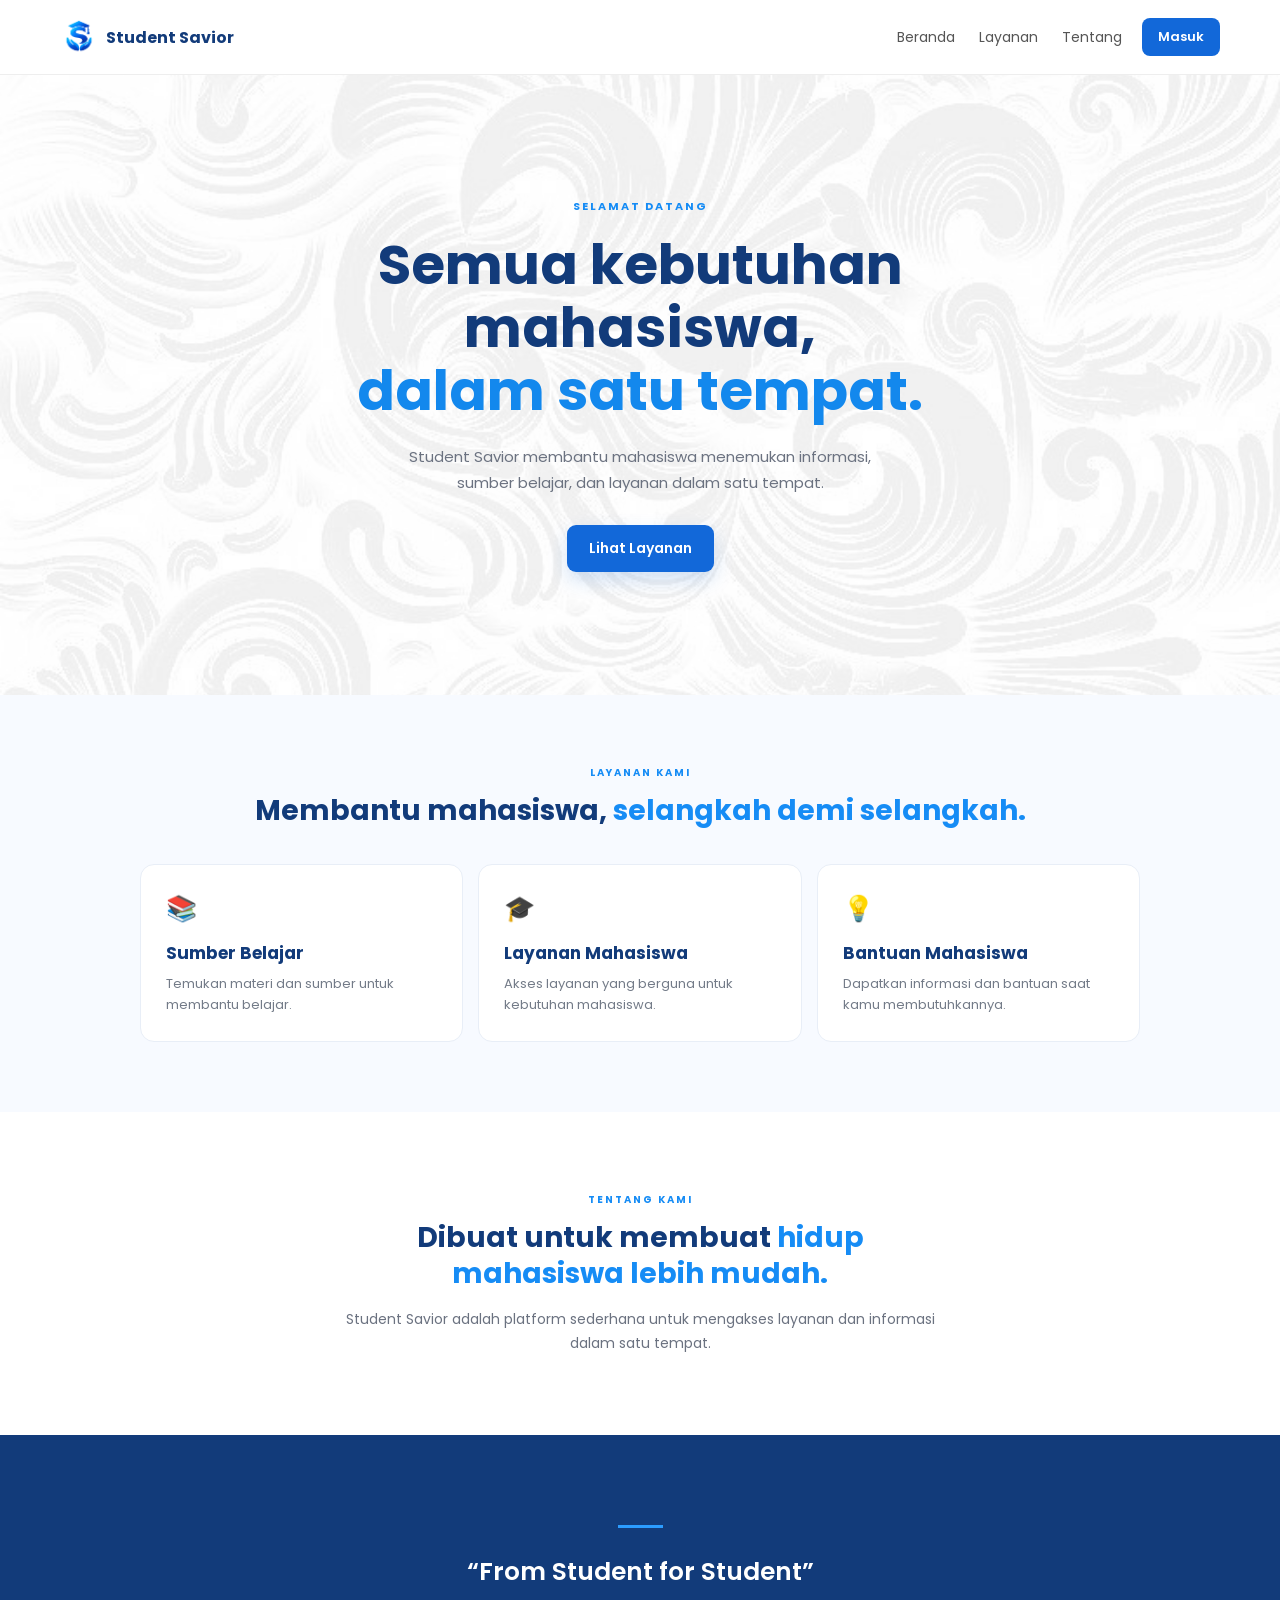
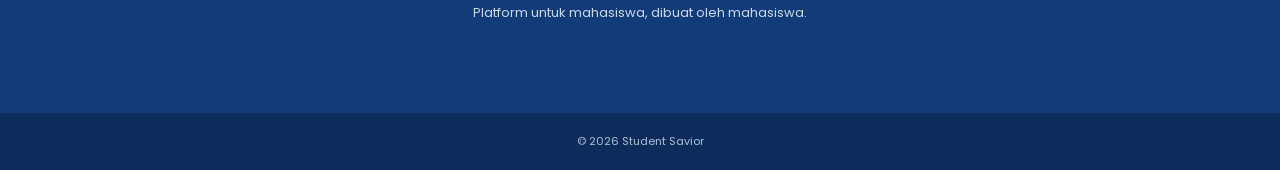
<file: index.html>
<!DOCTYPE html>
<html lang="id">
<head>
    <meta charset="UTF-8">
    <meta name="viewport" content="width=device-width, initial-scale=1.0">

    <title>Student Savior</title>

    <link rel="preconnect" href="https://fonts.googleapis.com">
    <link rel="preconnect" href="https://fonts.gstatic.com" crossorigin>

    <link href="https://fonts.googleapis.com/css2?family=Poppins:wght@400;500;600;700&display=swap" rel="stylesheet">

    <link rel="stylesheet" href="style.css">
</head>

<body>

    <!-- NAVBAR -->
    <header class="navbar">

        <div class="brand">
            <img src="logo.png" alt="Student Savior Logo">
            <span>Student Savior</span>
        </div>

        <button class="menu-btn" aria-label="Buka menu" aria-expanded="false">
            <span></span>
            <span></span>
            <span></span>
        </button>

        <nav id="nav-menu">
            <a href="#home">Beranda</a>
            <a href="#services">Layanan</a>
            <a href="#about">Tentang</a>
            <a href="#" class="login-btn">Masuk</a>
        </nav>

    </header>


    <!-- HERO SECTION -->
    <main id="home">

        <section class="hero">

            <div class="hero-content">

                <p class="small-title">SELAMAT DATANG</p>

                <h1>
                    Semua kebutuhan mahasiswa,
                    <span>dalam satu tempat.</span>
                </h1>

                <p class="description">
                    Student Savior membantu mahasiswa
                    menemukan informasi, sumber belajar,
                    dan layanan dalam satu tempat.
                </p>

                <a href="#services" class="explore-btn">
                    Lihat Layanan
                </a>

            </div>

        </section>


        <!-- SERVICES -->
        <section id="services" class="services">

            <p class="section-label">LAYANAN KAMI</p>

            <h2>
                Membantu mahasiswa,
                <span>selangkah demi selangkah.</span>
            </h2>

            <div class="service-list">

                <div class="service-card">
                    <div class="icon">📚</div>
                    <h3>Sumber Belajar</h3>
                    <p>
                        Temukan materi dan sumber
                        untuk membantu belajar.
                    </p>
                </div>

                <div class="service-card">
                    <div class="icon">🎓</div>
                    <h3>Layanan Mahasiswa</h3>
                    <p>
                        Akses layanan yang berguna
                        untuk kebutuhan mahasiswa.
                    </p>
                </div>

                <div class="service-card">
                    <div class="icon">💡</div>
                    <h3>Bantuan Mahasiswa</h3>
                    <p>
                        Dapatkan informasi dan bantuan
                        saat kamu membutuhkannya.
                    </p>
                </div>

            </div>

        </section>


        <!-- ABOUT -->
        <section id="about" class="about">

            <p class="section-label">TENTANG KAMI</p>

            <h2>
                Dibuat untuk membuat
                <span>hidup mahasiswa lebih mudah.</span>
            </h2>

            <p>
                Student Savior adalah platform sederhana
                untuk mengakses layanan dan informasi
                dalam satu tempat.
            </p>

        </section>


        <!-- QUOTE -->
        <section class="quote">

            <div class="quote-line"></div>

            <h2>
                “From Student for Student”
            </h2>

            <p>
                Platform untuk mahasiswa,
                dibuat oleh mahasiswa.
            </p>

        </section>

    </main>


    <!-- FOOTER -->
    <footer>

        <p>© 2026 Student Savior</p>

    </footer>

    <script>
        const menuBtn = document.querySelector('.menu-btn');
        const navMenu = document.querySelector('#nav-menu');

        menuBtn.addEventListener('click', () => {
            const isOpen = navMenu.classList.toggle('show');
            menuBtn.setAttribute('aria-expanded', isOpen);
        });

        navMenu.querySelectorAll('a').forEach(link => {
            link.addEventListener('click', () => {
                navMenu.classList.remove('show');
                menuBtn.setAttribute('aria-expanded', 'false');
            });
        });
    </script>

</body>
</html>
</file>
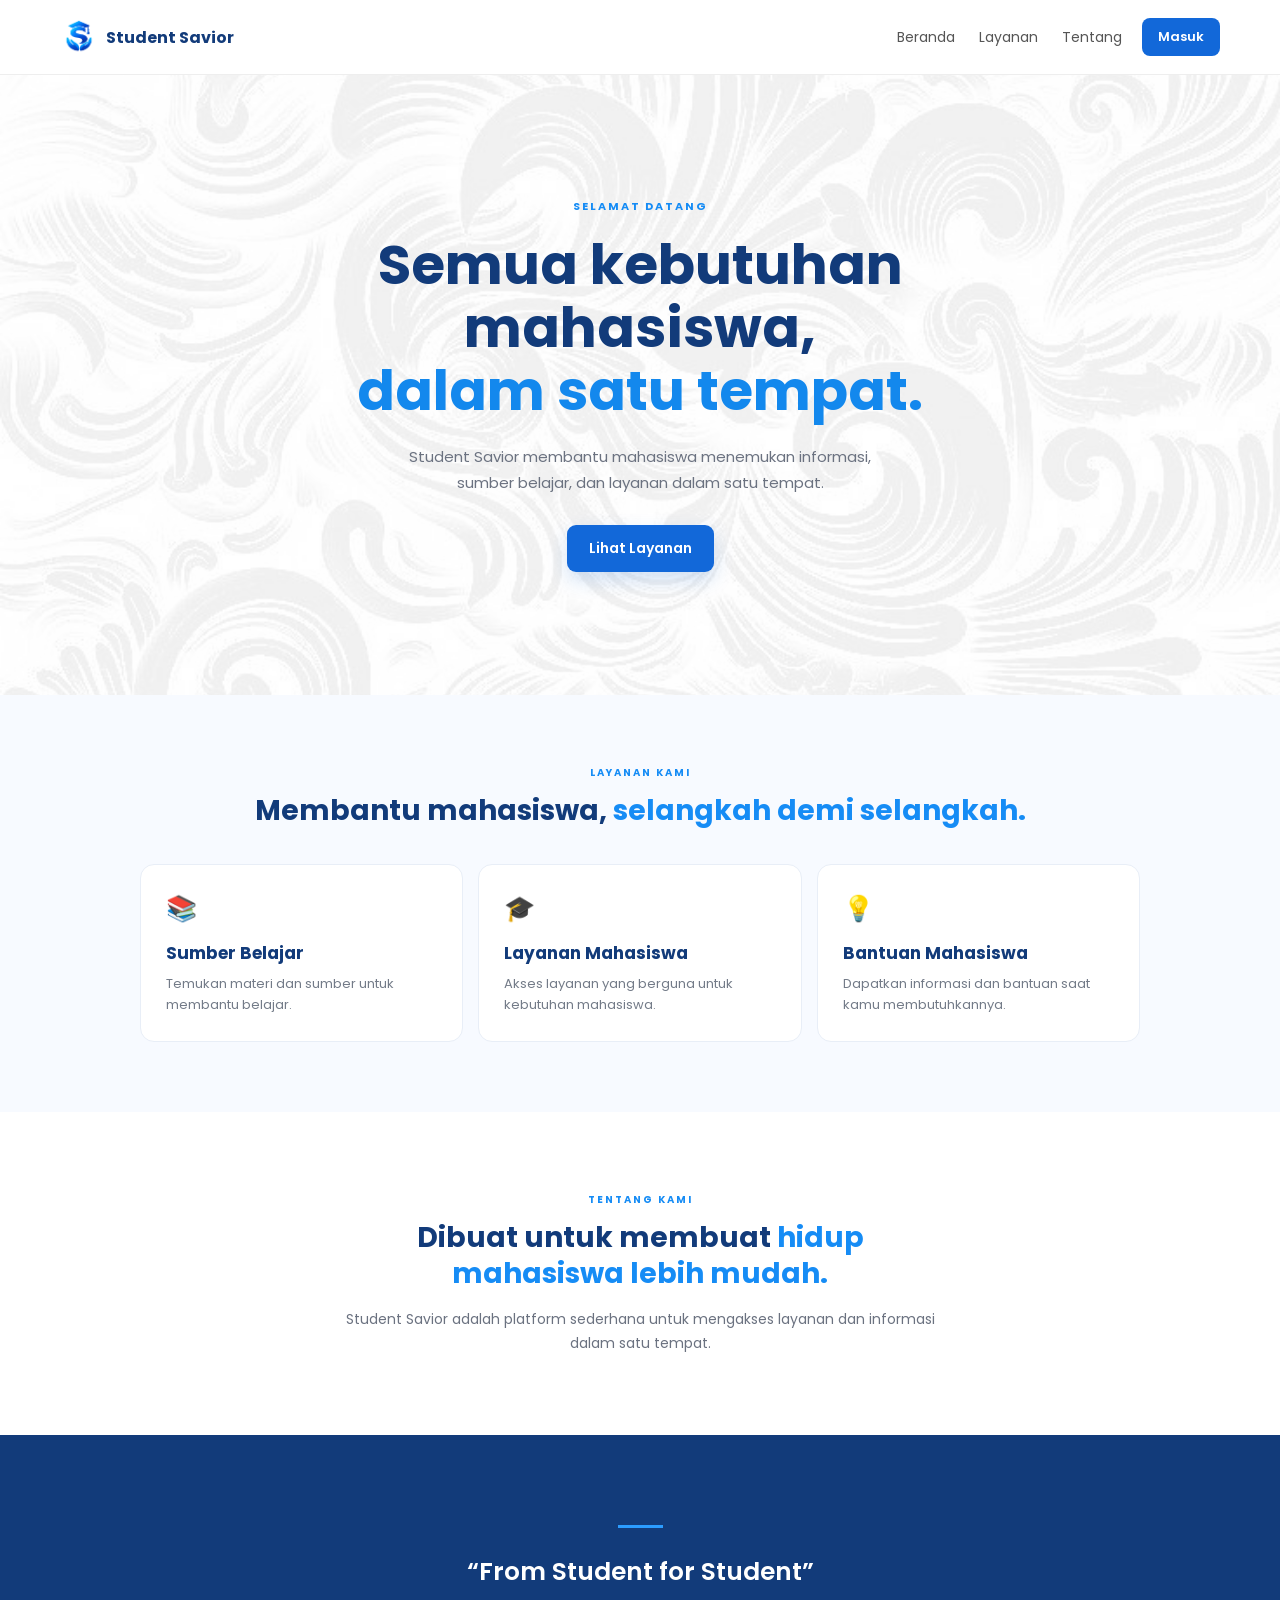
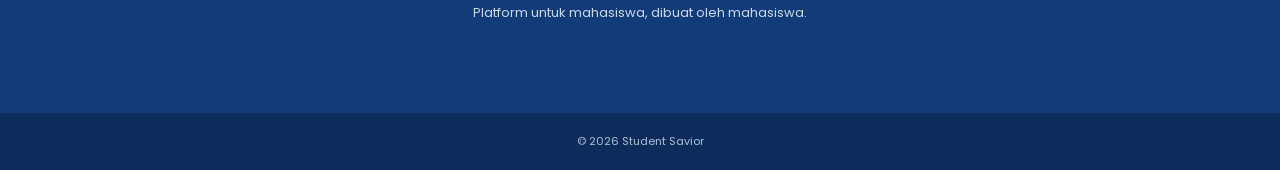
<file: index-indonesia-burger.html>
<!DOCTYPE html>
<html lang="id">
<head>
    <meta charset="UTF-8">
    <meta name="viewport" content="width=device-width, initial-scale=1.0">

    <title>Student Savior</title>

    <link rel="preconnect" href="https://fonts.googleapis.com">
    <link rel="preconnect" href="https://fonts.gstatic.com" crossorigin>

    <link href="https://fonts.googleapis.com/css2?family=Poppins:wght@400;500;600;700&display=swap" rel="stylesheet">

    <link rel="stylesheet" href="style-responsive-indonesia.css">
</head>

<body>

    <!-- NAVBAR -->
    <header class="navbar">

        <div class="brand">
            <img src="logo.png" alt="Student Savior Logo">
            <span>Student Savior</span>
        </div>

        <button class="menu-btn" aria-label="Buka menu" aria-expanded="false">
            <span></span>
            <span></span>
            <span></span>
        </button>

        <nav id="nav-menu">
            <a href="#home">Beranda</a>
            <a href="#services">Layanan</a>
            <a href="#about">Tentang</a>
            <a href="#" class="login-btn">Masuk</a>
        </nav>

    </header>


    <!-- HERO SECTION -->
    <main id="home">

        <section class="hero">

            <div class="hero-content">

                <p class="small-title">SELAMAT DATANG</p>

                <h1>
                    Semua kebutuhan mahasiswa,
                    <span>dalam satu tempat.</span>
                </h1>

                <p class="description">
                    Student Savior membantu mahasiswa
                    menemukan informasi, sumber belajar,
                    dan layanan dalam satu tempat.
                </p>

                <a href="#services" class="explore-btn">
                    Lihat Layanan
                </a>

            </div>

        </section>


        <!-- SERVICES -->
        <section id="services" class="services">

            <p class="section-label">LAYANAN KAMI</p>

            <h2>
                Membantu mahasiswa,
                <span>selangkah demi selangkah.</span>
            </h2>

            <div class="service-list">

                <div class="service-card">
                    <div class="icon">📚</div>
                    <h3>Sumber Belajar</h3>
                    <p>
                        Temukan materi dan sumber
                        untuk membantu belajar.
                    </p>
                </div>

                <div class="service-card">
                    <div class="icon">🎓</div>
                    <h3>Layanan Mahasiswa</h3>
                    <p>
                        Akses layanan yang berguna
                        untuk kebutuhan mahasiswa.
                    </p>
                </div>

                <div class="service-card">
                    <div class="icon">💡</div>
                    <h3>Bantuan Mahasiswa</h3>
                    <p>
                        Dapatkan informasi dan bantuan
                        saat kamu membutuhkannya.
                    </p>
                </div>

            </div>

        </section>


        <!-- ABOUT -->
        <section id="about" class="about">

            <p class="section-label">TENTANG KAMI</p>

            <h2>
                Dibuat untuk membuat
                <span>hidup mahasiswa lebih mudah.</span>
            </h2>

            <p>
                Student Savior adalah platform sederhana
                untuk mengakses layanan dan informasi
                dalam satu tempat.
            </p>

        </section>


        <!-- QUOTE -->
        <section class="quote">

            <div class="quote-line"></div>

            <h2>
                “From Student for Student”
            </h2>

            <p>
                Platform untuk mahasiswa,
                dibuat oleh mahasiswa.
            </p>

        </section>

    </main>


    <!-- FOOTER -->
    <footer>

        <p>© 2026 Student Savior</p>

    </footer>

    <script>
        const menuBtn = document.querySelector('.menu-btn');
        const navMenu = document.querySelector('#nav-menu');

        menuBtn.addEventListener('click', () => {
            const isOpen = navMenu.classList.toggle('show');
            menuBtn.setAttribute('aria-expanded', isOpen);
        });

        navMenu.querySelectorAll('a').forEach(link => {
            link.addEventListener('click', () => {
                navMenu.classList.remove('show');
                menuBtn.setAttribute('aria-expanded', 'false');
            });
        });
    </script>

</body>
</html>
</file>
<file: style.css>
/* =========================
   BASIC
========================= */

* {
    margin: 0;
    padding: 0;
    box-sizing: border-box;
}

html {
    scroll-behavior: smooth;
}

body {
    font-family: 'Poppins', sans-serif;
    background: #ffffff;
    color: #123b7a;
}


/* =========================
   NAVBAR
========================= */

/* HAMBURGER MENU */
.menu-btn {
    display: none;
    border: none;
    background: transparent;
    cursor: pointer;
    padding: 6px;
}

.menu-btn span {
    display: block;
    width: 24px;
    height: 2px;
    background: #123b7a;
    margin: 5px 0;
    border-radius: 2px;
}



.navbar {
    width: 100%;
    height: 75px;

    display: flex;
    align-items: center;

    padding: 0 20px;

    border-bottom: 1px solid #eeeeee;

    background: white;

    position: sticky;
    top: 0;
    z-index: 100;
}


/* LOGO */

.brand {
    display: flex;
    align-items: center;

    gap: 8px;

    flex: 1;
}

.brand img {
    width: 38px;
    height: 38px;

    object-fit: contain;
}

.brand span {
    font-size: 15px;
    font-weight: 700;

    color: #123b7a;

    white-space: nowrap;
}


/* NAVIGATION */

nav {
    display: none;
}

nav a {
    text-decoration: none;

    color: #555;

    font-size: 14px;

    margin: 0 12px;

    transition: 0.3s;
}

nav a:hover {
    color: #087ff5;
}


/* LOGIN */

.login-btn {
    text-decoration: none;

    background: #1268d9;

    color: white;

    padding: 9px 16px;

    border-radius: 8px;

    font-size: 13px;
    font-weight: 600;

    transition: 0.3s;
}

.login-btn:hover {
    background: #0c54b5;
}


/* =========================
   HERO
========================= */

.hero {
    min-height: 620px;

    display: flex;
    align-items: center;
    justify-content: center;

    text-align: center;

    padding: 70px 25px;

    /* BACKGROUND FOTO */
    background-image: url("background.jpg");
    background-size: cover;
    background-position: center;
    background-repeat: no-repeat;

    /* Untuk overlay */
    position: relative;
}

/* Overlay putih agar tulisan tetap mudah dibaca */
.hero::before {
    content: "";

    position: absolute;
    inset: 0;

    background: rgba(255, 255, 255, 0.70);
}

/* Konten berada di atas background */
.hero-content {
    max-width: 650px;

    position: relative;
    z-index: 1;
}


/* SMALL TITLE */

.small-title {
    font-size: 11px;

    letter-spacing: 2px;

    font-weight: 700;

    color: #168cf5;

    margin-bottom: 18px;
}


/* MAIN TITLE */

.hero h1 {
    font-size: 40px;

    line-height: 1.15;

    color: #123b7a;

    margin-bottom: 22px;
}

.hero h1 span {
    display: block;

    color: #1388ed;
}


/* DESCRIPTION */

.description {
    color: #6b7280;

    font-size: 15px;

    line-height: 1.7;

    max-width: 520px;

    margin: auto;

    margin-bottom: 30px;
}


/* BUTTON */

.explore-btn {
    display: inline-block;

    text-decoration: none;

    background: #1268d9;

    color: white;

    padding: 13px 22px;

    border-radius: 9px;

    font-size: 14px;

    font-weight: 600;

    box-shadow: 0 8px 20px rgba(18, 104, 217, 0.18);

    transition: 0.3s;
}

.explore-btn:hover {
    transform: translateY(-2px);

    background: #0c54b5;
}


/* =========================
   SERVICES
========================= */

.services {
    background: #f7faff;

    padding: 70px 25px;

    text-align: center;
}

.section-label {
    font-size: 10px;

    letter-spacing: 2px;

    font-weight: bold;

    color: #168cf5;

    margin-bottom: 12px;
}

.services h2,
.about h2 {
    font-size: 28px;

    line-height: 1.3;

    color: #123b7a;

    margin-bottom: 35px;
}

.services h2 span,
.about h2 span {
    color: #168cf5;
}


/* SERVICE CARD */

.service-list {
    display: flex;

    flex-direction: column;

    gap: 15px;

    max-width: 500px;

    margin: auto;
}

.service-card {
    background: white;

    padding: 25px;

    border-radius: 14px;

    text-align: left;

    border: 1px solid #e8eef7;

    transition: 0.3s;
}

.service-card:hover {
    transform: translateY(-3px);

    box-shadow: 0 10px 25px rgba(0, 60, 130, 0.08);
}

.icon {
    font-size: 25px;

    margin-bottom: 12px;
}

.service-card h3 {
    font-size: 17px;

    color: #123b7a;

    margin-bottom: 8px;
}

.service-card p {
    font-size: 13px;

    line-height: 1.6;

    color: #737b88;
}


/* =========================
   ABOUT
========================= */

.about {
    padding: 80px 30px;

    text-align: center;

    max-width: 650px;

    margin: auto;
}

.about h2 {
    margin-bottom: 15px;
}

.about > p:last-child {
    color: #6b7280;

    font-size: 14px;

    line-height: 1.7;
}


/* =========================
   QUOTE
========================= */

.quote {
    padding: 90px 25px;

    text-align: center;

    background: #123b7a;

    color: white;
}

.quote-line {
    width: 45px;
    height: 3px;

    background: #2b9cff;

    margin: 0 auto 25px;
}

.quote h2 {
    font-size: 25px;

    font-weight: 600;

    margin-bottom: 12px;
}

.quote p {
    font-size: 13px;

    color: #cbd9ec;
}


/* =========================
   FOOTER
========================= */

footer {
    text-align: center;

    padding: 20px;

    background: #0c2d5c;

    color: #aebfd7;

    font-size: 11px;
}


/* =========================
   DESKTOP
========================= */

@media (min-width: 768px) {

    .navbar {
        padding: 0 60px;
    }


    .menu-btn {
        display: none;
    }

    nav {
        display: flex;
        align-items: center;
    }

    nav .login-btn {
        display: inline-block;
        margin-left: 8px;
        margin-right: 0;
    }


    .brand span {
        font-size: 16px;
    }

    .hero h1 {
        font-size: 55px;
    }

    .service-list {
        flex-direction: row;

        max-width: 1000px;
    }

    .service-card {
        flex: 1;
    }

}

/* =========================
   MOBILE
========================= */

@media (max-width: 767px) {

    .navbar {
        height: 68px;
        padding: 0 16px;
    }

    .menu-btn {
        display: block;
    }

    nav {
        display: none;
        position: absolute;
        top: 68px;
        left: 16px;
        right: 16px;
        background: white;
        padding: 10px 0;
        border: 1px solid #eeeeee;
        border-radius: 10px;
        box-shadow: 0 8px 20px rgba(0, 0, 0, 0.08);
    }

    nav.show {
        display: flex;
        flex-direction: column;
    }

    nav a {
        display: block;
        margin: 0;
        padding: 11px 18px;
        font-size: 14px;
    }

    nav .login-btn {
        display: block;
        margin: 6px 12px;
        text-align: center;
    }


    .brand img {
        width: 34px;
        height: 34px;
    }

    .brand span {
        font-size: 14px;
    }

    .hero {
        min-height: 600px;
        padding: 60px 20px;

        background-position: center;
    }

    .hero h1 {
        font-size: clamp(32px, 9vw, 42px);
    }

    .description {
        font-size: 14px;
        line-height: 1.6;
    }

    .explore-btn {
        padding: 12px 20px;
    }

    .service-card {
        padding: 21px;
    }

    .quote h2 {
        font-size: clamp(21px, 6vw, 26px);
    }
}

/* ===== HAMBURGER FINAL ===== */
@media (max-width: 767px) {
    .menu-btn {
        display: flex !important;
        flex-direction: column;
        justify-content: center;
        align-items: center;
        width: 42px;
        height: 42px;
        border: 0;
        background: transparent;
        cursor: pointer;
        padding: 5px;
        margin-left: auto;
        z-index: 1002;
    }

    .menu-btn span {
        display: block;
        width: 24px;
        height: 3px;
        margin: 3px 0;
        background: #123b7a;
        border-radius: 3px;
    }

    .navbar nav {
        display: none !important;
    }

    .navbar nav.show {
        display: flex !important;
        position: absolute;
        top: 68px;
        left: 16px;
        right: 16px;
        flex-direction: column;
        background: #fff;
        border: 1px solid #eeeeee;
        border-radius: 10px;
        padding: 8px 0;
        box-shadow: 0 8px 20px rgba(0,0,0,.08);
    }
}

@media (min-width: 768px) {
    .menu-btn { display: none !important; }
    .navbar nav { display: flex !important; align-items: center; }
}
</file>
<file: style-responsive-indonesia.css>
/* =========================
   BASIC
========================= */

* {
    margin: 0;
    padding: 0;
    box-sizing: border-box;
}

html {
    scroll-behavior: smooth;
}

body {
    font-family: 'Poppins', sans-serif;
    background: #ffffff;
    color: #123b7a;
}


/* =========================
   NAVBAR
========================= */

/* HAMBURGER MENU */
.menu-btn {
    display: none;
    border: none;
    background: transparent;
    cursor: pointer;
    padding: 6px;
}

.menu-btn span {
    display: block;
    width: 24px;
    height: 2px;
    background: #123b7a;
    margin: 5px 0;
    border-radius: 2px;
}



.navbar {
    width: 100%;
    height: 75px;

    display: flex;
    align-items: center;

    padding: 0 20px;

    border-bottom: 1px solid #eeeeee;

    background: white;

    position: sticky;
    top: 0;
    z-index: 100;
}


/* LOGO */

.brand {
    display: flex;
    align-items: center;

    gap: 8px;

    flex: 1;
}

.brand img {
    width: 38px;
    height: 38px;

    object-fit: contain;
}

.brand span {
    font-size: 15px;
    font-weight: 700;

    color: #123b7a;

    white-space: nowrap;
}


/* NAVIGATION */

nav {
    display: none;
}

nav a {
    text-decoration: none;

    color: #555;

    font-size: 14px;

    margin: 0 12px;

    transition: 0.3s;
}

nav a:hover {
    color: #087ff5;
}


/* LOGIN */

.login-btn {
    text-decoration: none;

    background: #1268d9;

    color: white;

    padding: 9px 16px;

    border-radius: 8px;

    font-size: 13px;
    font-weight: 600;

    transition: 0.3s;
}

.login-btn:hover {
    background: #0c54b5;
}


/* =========================
   HERO
========================= */

.hero {
    min-height: 620px;

    display: flex;
    align-items: center;
    justify-content: center;

    text-align: center;

    padding: 70px 25px;

    /* BACKGROUND FOTO */
    background-image: url("background.jpg");
    background-size: cover;
    background-position: center;
    background-repeat: no-repeat;

    /* Untuk overlay */
    position: relative;
}

/* Overlay putih agar tulisan tetap mudah dibaca */
.hero::before {
    content: "";

    position: absolute;
    inset: 0;

    background: rgba(255, 255, 255, 0.70);
}

/* Konten berada di atas background */
.hero-content {
    max-width: 650px;

    position: relative;
    z-index: 1;
}


/* SMALL TITLE */

.small-title {
    font-size: 11px;

    letter-spacing: 2px;

    font-weight: 700;

    color: #168cf5;

    margin-bottom: 18px;
}


/* MAIN TITLE */

.hero h1 {
    font-size: 40px;

    line-height: 1.15;

    color: #123b7a;

    margin-bottom: 22px;
}

.hero h1 span {
    display: block;

    color: #1388ed;
}


/* DESCRIPTION */

.description {
    color: #6b7280;

    font-size: 15px;

    line-height: 1.7;

    max-width: 520px;

    margin: auto;

    margin-bottom: 30px;
}


/* BUTTON */

.explore-btn {
    display: inline-block;

    text-decoration: none;

    background: #1268d9;

    color: white;

    padding: 13px 22px;

    border-radius: 9px;

    font-size: 14px;

    font-weight: 600;

    box-shadow: 0 8px 20px rgba(18, 104, 217, 0.18);

    transition: 0.3s;
}

.explore-btn:hover {
    transform: translateY(-2px);

    background: #0c54b5;
}


/* =========================
   SERVICES
========================= */

.services {
    background: #f7faff;

    padding: 70px 25px;

    text-align: center;
}

.section-label {
    font-size: 10px;

    letter-spacing: 2px;

    font-weight: bold;

    color: #168cf5;

    margin-bottom: 12px;
}

.services h2,
.about h2 {
    font-size: 28px;

    line-height: 1.3;

    color: #123b7a;

    margin-bottom: 35px;
}

.services h2 span,
.about h2 span {
    color: #168cf5;
}


/* SERVICE CARD */

.service-list {
    display: flex;

    flex-direction: column;

    gap: 15px;

    max-width: 500px;

    margin: auto;
}

.service-card {
    background: white;

    padding: 25px;

    border-radius: 14px;

    text-align: left;

    border: 1px solid #e8eef7;

    transition: 0.3s;
}

.service-card:hover {
    transform: translateY(-3px);

    box-shadow: 0 10px 25px rgba(0, 60, 130, 0.08);
}

.icon {
    font-size: 25px;

    margin-bottom: 12px;
}

.service-card h3 {
    font-size: 17px;

    color: #123b7a;

    margin-bottom: 8px;
}

.service-card p {
    font-size: 13px;

    line-height: 1.6;

    color: #737b88;
}


/* =========================
   ABOUT
========================= */

.about {
    padding: 80px 30px;

    text-align: center;

    max-width: 650px;

    margin: auto;
}

.about h2 {
    margin-bottom: 15px;
}

.about > p:last-child {
    color: #6b7280;

    font-size: 14px;

    line-height: 1.7;
}


/* =========================
   QUOTE
========================= */

.quote {
    padding: 90px 25px;

    text-align: center;

    background: #123b7a;

    color: white;
}

.quote-line {
    width: 45px;
    height: 3px;

    background: #2b9cff;

    margin: 0 auto 25px;
}

.quote h2 {
    font-size: 25px;

    font-weight: 600;

    margin-bottom: 12px;
}

.quote p {
    font-size: 13px;

    color: #cbd9ec;
}


/* =========================
   FOOTER
========================= */

footer {
    text-align: center;

    padding: 20px;

    background: #0c2d5c;

    color: #aebfd7;

    font-size: 11px;
}


/* =========================
   DESKTOP
========================= */

@media (min-width: 768px) {

    .navbar {
        padding: 0 60px;
    }


    .menu-btn {
        display: none;
    }

    nav {
        display: flex;
        align-items: center;
    }

    nav .login-btn {
        display: inline-block;
        margin-left: 8px;
        margin-right: 0;
    }


    .brand span {
        font-size: 16px;
    }

    .hero h1 {
        font-size: 55px;
    }

    .service-list {
        flex-direction: row;

        max-width: 1000px;
    }

    .service-card {
        flex: 1;
    }

}

/* =========================
   MOBILE
========================= */

@media (max-width: 767px) {

    .navbar {
        height: 68px;
        padding: 0 16px;
    }

    .menu-btn {
        display: block;
    }

    nav {
        display: none;
        position: absolute;
        top: 68px;
        left: 16px;
        right: 16px;
        background: white;
        padding: 10px 0;
        border: 1px solid #eeeeee;
        border-radius: 10px;
        box-shadow: 0 8px 20px rgba(0, 0, 0, 0.08);
    }

    nav.show {
        display: flex;
        flex-direction: column;
    }

    nav a {
        display: block;
        margin: 0;
        padding: 11px 18px;
        font-size: 14px;
    }

    nav .login-btn {
        display: block;
        margin: 6px 12px;
        text-align: center;
    }


    .brand img {
        width: 34px;
        height: 34px;
    }

    .brand span {
        font-size: 14px;
    }

    .hero {
        min-height: 600px;
        padding: 60px 20px;

        background-position: center;
    }

    .hero h1 {
        font-size: clamp(32px, 9vw, 42px);
    }

    .description {
        font-size: 14px;
        line-height: 1.6;
    }

    .explore-btn {
        padding: 12px 20px;
    }

    .service-card {
        padding: 21px;
    }

    .quote h2 {
        font-size: clamp(21px, 6vw, 26px);
    }
}

/* ===== HAMBURGER FINAL ===== */
@media (max-width: 767px) {
    .menu-btn {
        display: flex !important;
        flex-direction: column;
        justify-content: center;
        align-items: center;
        width: 42px;
        height: 42px;
        border: 0;
        background: transparent;
        cursor: pointer;
        padding: 5px;
        margin-left: auto;
        z-index: 1002;
    }

    .menu-btn span {
        display: block;
        width: 24px;
        height: 3px;
        margin: 3px 0;
        background: #123b7a;
        border-radius: 3px;
    }

    .navbar nav {
        display: none !important;
    }

    .navbar nav.show {
        display: flex !important;
        position: absolute;
        top: 68px;
        left: 16px;
        right: 16px;
        flex-direction: column;
        background: #fff;
        border: 1px solid #eeeeee;
        border-radius: 10px;
        padding: 8px 0;
        box-shadow: 0 8px 20px rgba(0,0,0,.08);
    }
}

@media (min-width: 768px) {
    .menu-btn { display: none !important; }
    .navbar nav { display: flex !important; align-items: center; }
}
</file>
